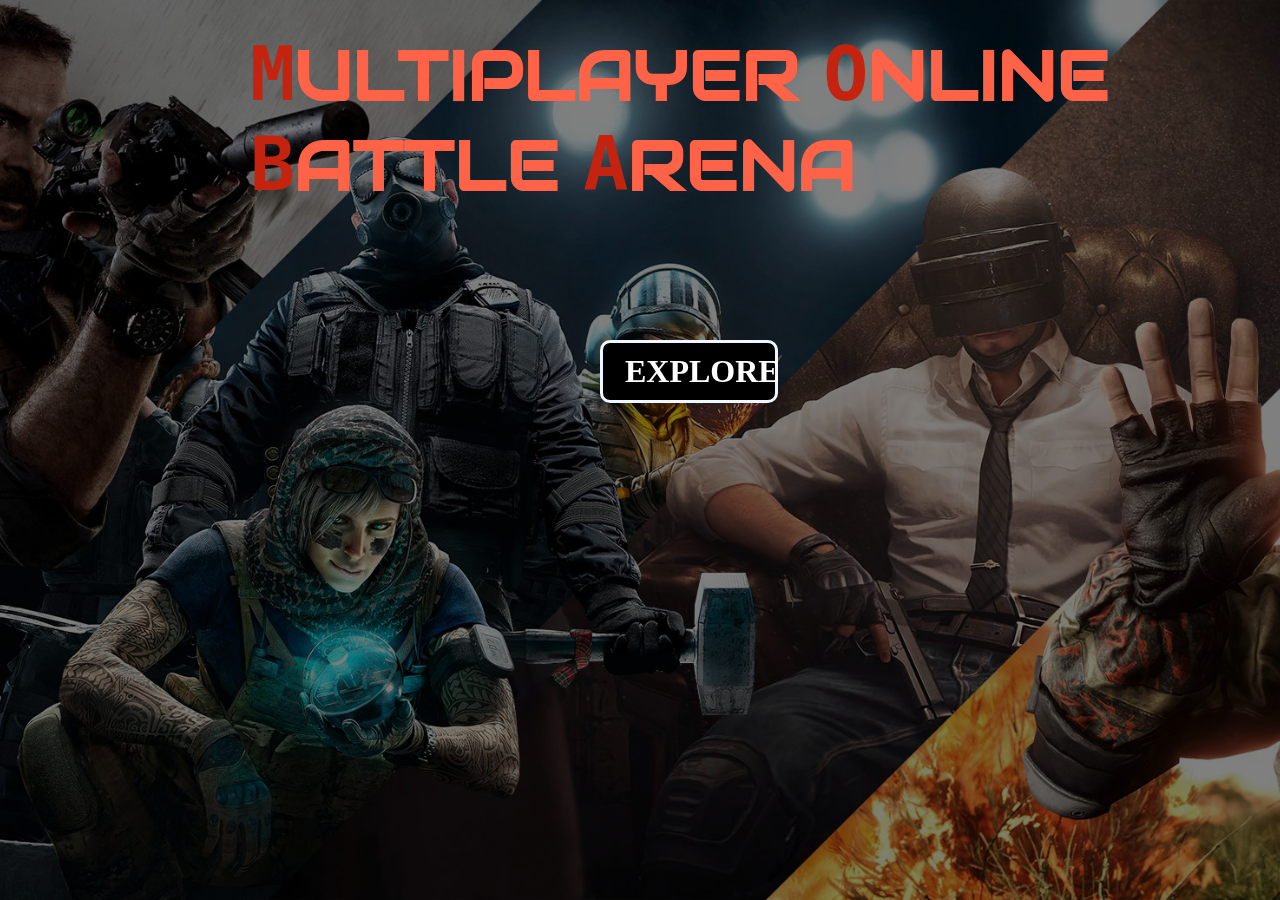
<file: index.html>
<!DOCTYPE html>
<html lang="en">
<head>
    <meta charset="UTF-8">
    <meta http-equiv="X-UA-Compatible" content="IE=edge">
    <meta name="viewport" content="width=device-width, initial-scale=1.0">
    <meta name="Auther" content="Ammad Waseem 20">
    <meta name="page" content="This is landing page...">
    <link rel="stylesheet" href="main.css">
    <title>MOBA</title>
    <link rel="stylesheet" href="https://fonts.googleapis.com/css?family=Audiowide">
</head>
<body>
    <section class="background">
        <section class="heading">
            <h1><samp>M</samp>ULTIPLAYER <samp>O</samp>NLINE <samp>B</samp>ATTLE <samp>A</samp>RENA</h1>
        </section>
        <h1 class="exp"> <a href="/page-2/page2.html">EXPLORE</a></h1>
    </section>
    <script src="vanilla-tilt.min.js"></script>
    <script>
        VanillaTilt.init(document.querySelector(".exp"), {
		max: 25,
		speed: 400
	});
    </script>
    
</body>
</html>
</file>
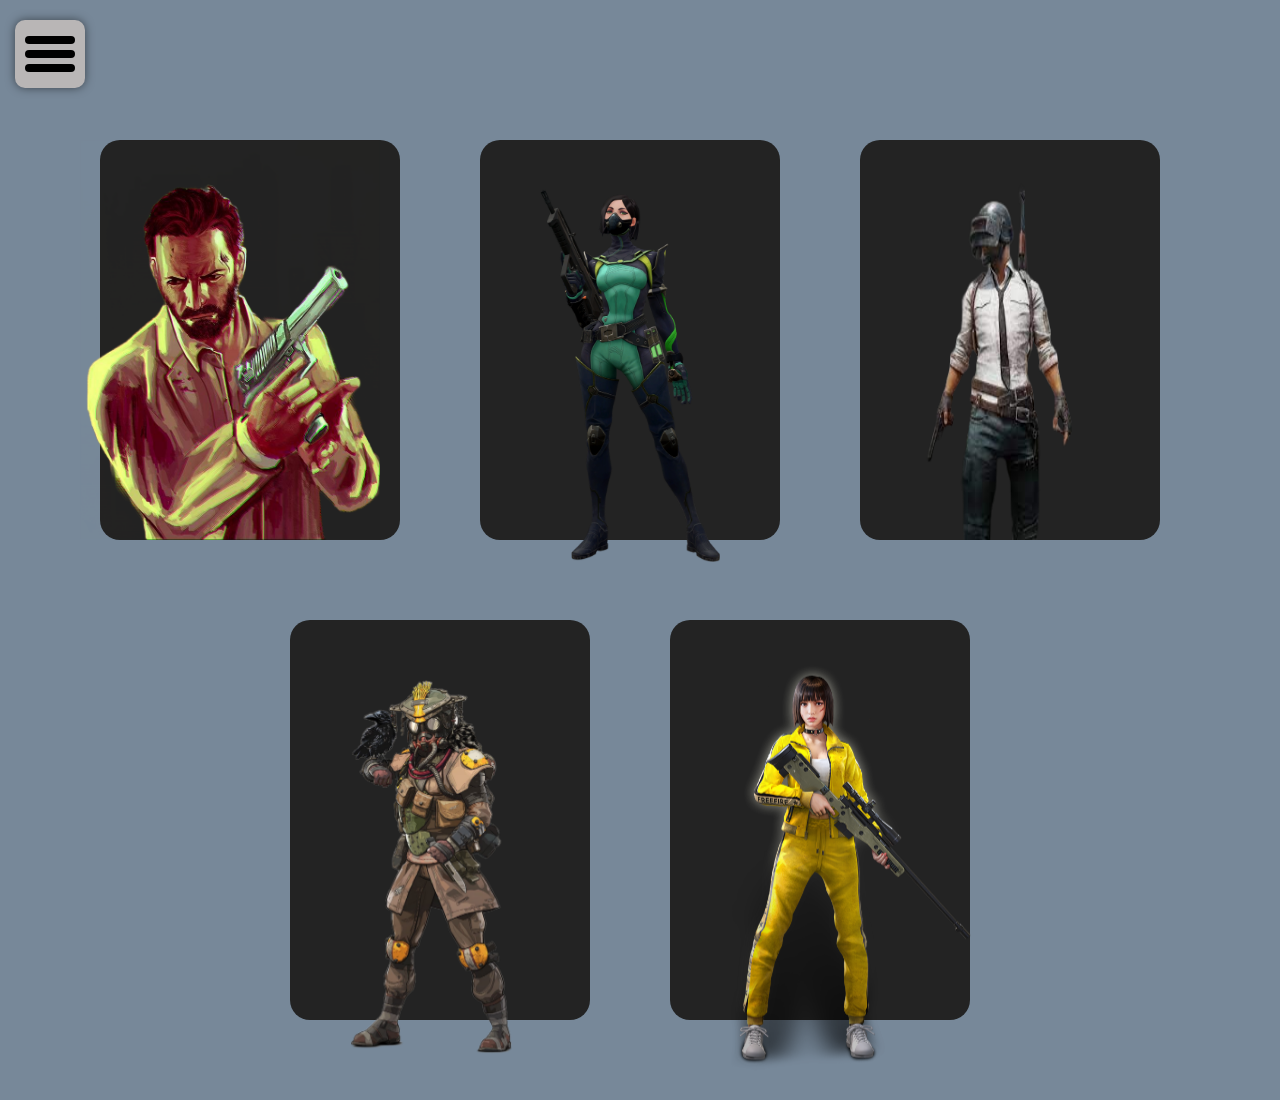
<file: page-2/page2.html>
<!DOCTYPE html>
<html lang="en">
<head>
    <meta charset="UTF-8">
    <meta http-equiv="X-UA-Compatible" content="IE=edge">
    <meta name="viewport" content="width=device-width, initial-scale=1.0">
    <link rel="stylesheet" href="main2.css">
    <title>links</title>
    <link rel="stylesheet" href="https://cdnjs.cloudflare.com/ajax/libs/font-awesome/5.14.0/css/all.min.css">
    
</head>
<body>
    <div class="container">
        <label>
            <input type="checkbox">
			<div class="toggle">
				<span class="top_line common"></span>			
				<span class="middle_line common"></span>			
				<span class="bottom_line common"></span>			
			</div>
            <div class="slide">
                <nav>
                    <ul>
                        <li><a onclick="window.open('/page-2/profile/Hasnain.html', '_blank');"><i class="fas fa-male"></i>M.Hasnain</a></li>
                        <li><a onclick="window.open('/page-2/profile/Ammad.html', '_blank');"><i class="fas fa-male"></i>Ammad</a></li>
                        <li><a onclick="window.open('/page-2/profile/Tayyaba.html', '_blank');"><i class="fas fa-female"></i>Tayyaba</a></li>
                        <li><a onclick="window.open('/page-2/profile/Hassan.html', '_blank');"><i class="fas fa-male"></i>Hassan</a></li>
                        <li><a onclick="window.open('/page-2/profile/Rimsha.html', '_blank');"><i class="fas fa-female"></i>Rimsha</a></li>
                    </ul>
                </nav>
            </div>
        </label>
        <div class="main">
            <div class="box">
                <h2 class="name">GAME 01</h2>
                <a class="visit" href="/page-3/max payne 3/max payne 3.html">VISIT</a>
                <img src="/page-2/images/max payne.png" class="game"></a>
            </div>
            <div class="box1">
                <h2 class="name">GAME 02</h2>
                <a class="visit" href="/page-3/valorant/valorant.html">VISIT</a>
                <img src="/page-2/images/valorent.png" class="game1">
            </div>
            <div class="box2">
                <h2 class="name">GAME 03</h2>
                <a class="visit" href="/page-3/pubg/pubg.html">VISIT</a>
                <img src="/page-2/images/pubg.png" class="game2">
            </div>
            <div class="box3">
                <h2 class="name">GAME 04</h2>
                <a class="visit" href="/page-3/apex/apex.html">VISIT</a>
                <img src="/page-2/images/apex.png" class="game3">
            </div>
            <div class="box4">
                <h2 class="name">GAME 05</h2>
                <a class="visit" href="/page-3/free fire/free fire.html">VISIT</a>
                <img src="/page-2/images/free fire.png" class="game4">
            </div>
        </div>
        
    </div>
    <script src="vanilla-tilt.min.js"></script>
    <script>
        VanillaTilt.init(document.querySelectorAll(".box"), {
		max: 20,
		speed: 400
	});
    </script>
    <script>
        VanillaTilt.init(document.querySelectorAll(".box1"), {
		max: 20,
		speed: 400
	});
    </script>
    <script>
        VanillaTilt.init(document.querySelectorAll(".box2"), {
		max: 20,
		speed: 400
	});
    </script>
    <script>
        VanillaTilt.init(document.querySelectorAll(".box3"), {
		max: 20,
		speed: 400
	});
    </script>
    <script>
        VanillaTilt.init(document.querySelectorAll(".box4"), {
		max: 20,
		speed: 400
	});
    </script>
</body>
</html>
</file>
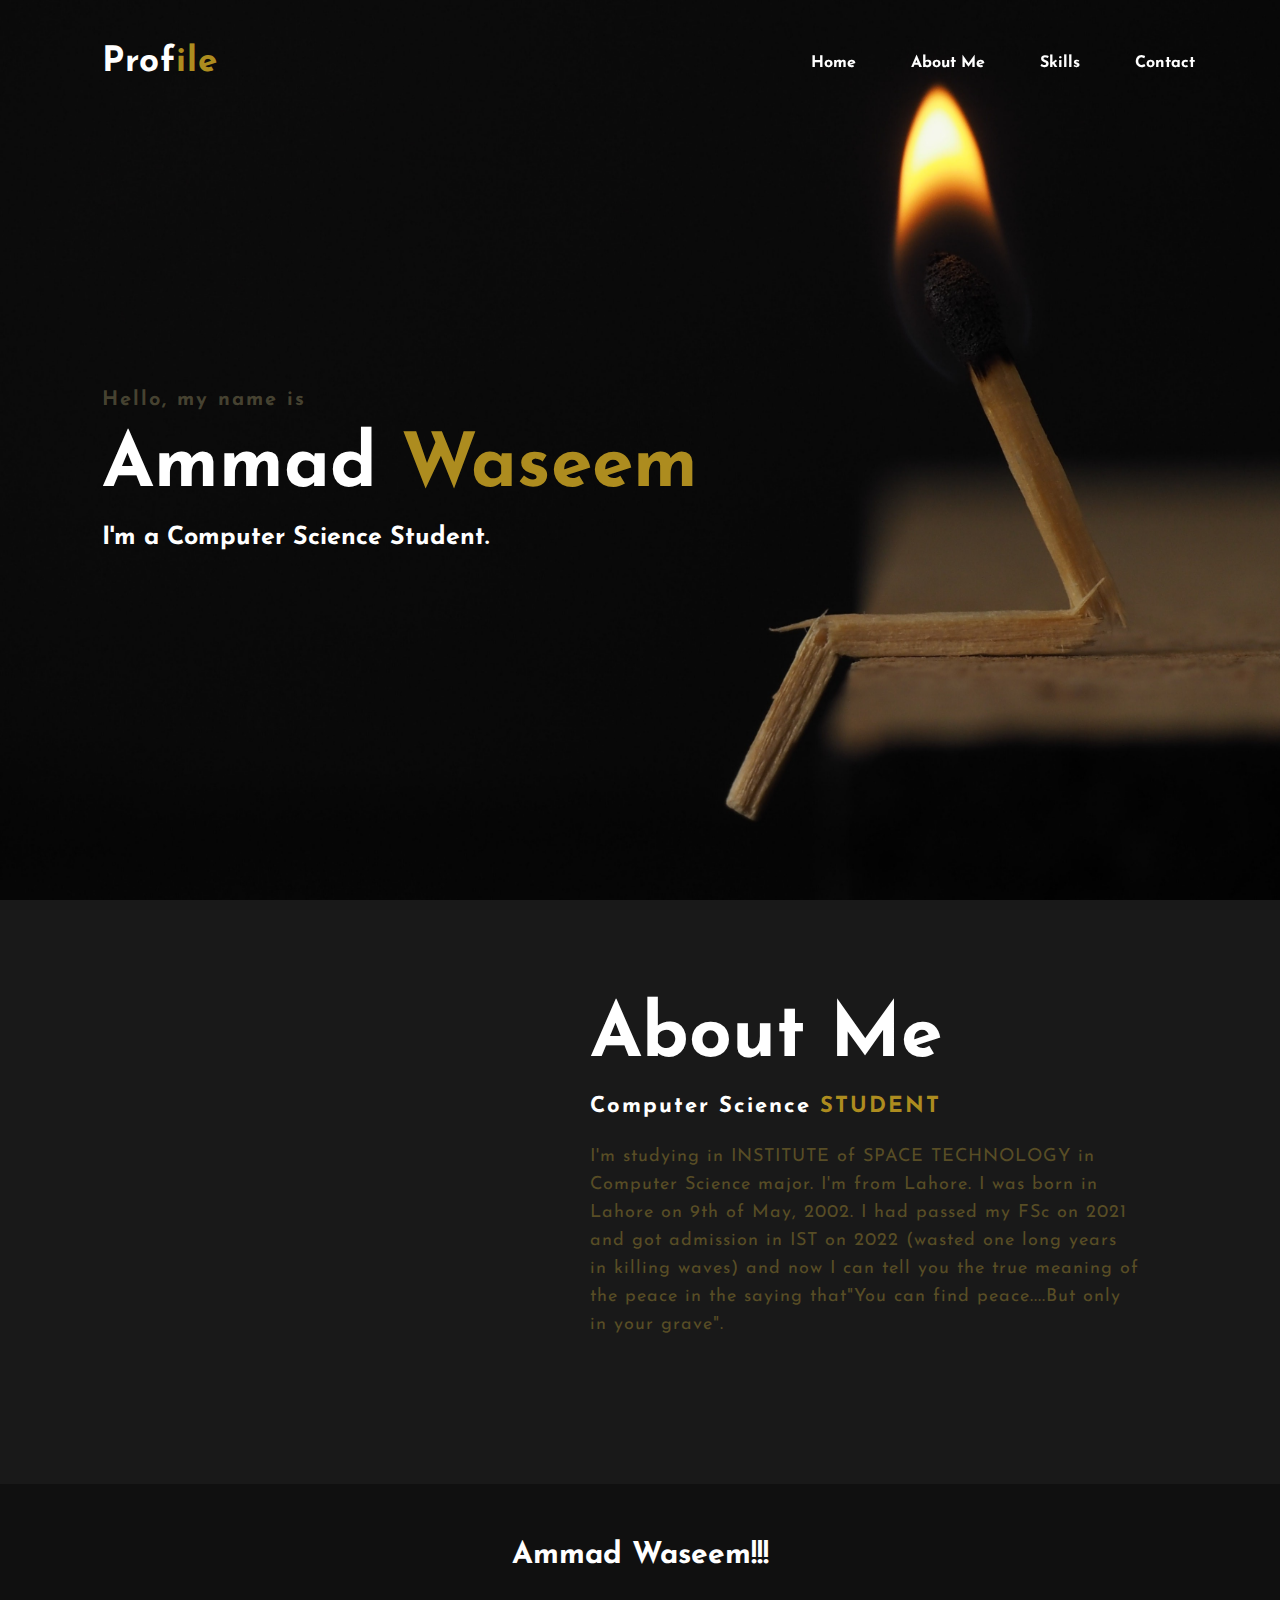
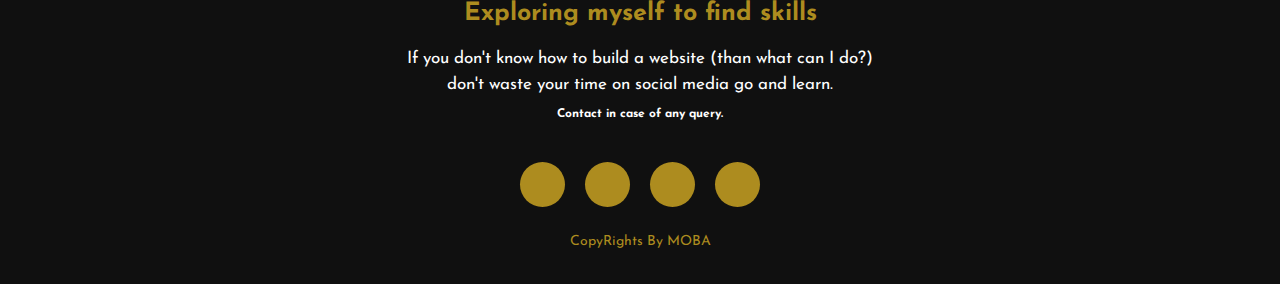
<file: page-2/profile/Ammad.html>
<!DOCTYPE html>
<html>
<head>
	<title>Portfolio website</title>
	<link rel="stylesheet" type="text/css" href="profile-style.css">

	<link rel="preconnect" href="https://fonts.gstatic.com">
  <link href="https://fonts.googleapis.com/css2?family=Josefin+Sans:ital,wght@0,100;0,200;0,300;0,400;0,500;0,600;0,700;1,100;1,200;1,300;1,400;1,500;1,600;1,700&display=swap" rel="stylesheet">

  <link rel="stylesheet" href="https://cdnjs.cloudflare.com/ajax/libs/font-awesome/5.15.3/css/all.min.css" integrity="sha512-iBBXm8fW90+nuLcSKlbmrPcLa0OT92xO1BIsZ+ywDWZCvqsWgccV3gFoRBv0z+8dLJgyAHIhR35VZc2oM/gI1w==" crossorigin="anonymous" referrerpolicy="no-referrer" />

</head>

<body>
  <div class="hero" id="home">
		<nav>
			<h2 class="logo">Prof<span>ile</span></h2>
			<ul>
				<li><a href="#home">Home</a></li>
				<li><a href="#about-me">About me</a></li>
				<li><a href="#contact">Skills</a></li>
				<li><a href="#contact">Contact</a></li>
			</ul>
		</nav>

		<div class="content">
			<h4>Hello, my name is</h4>
			<h1>Ammad <span>Waseem</span></h1>
			<h3>I'm a Computer Science Student.</h3>
		</div>
	</div>
	<section class="about" id="about-me">
		<div class="main">
			<div class="about-text">
				<h2>About Me</h2>
				<h5>Computer Science <span>STUDENT</span></h5>
				<p>I'm studying in INSTITUTE of SPACE TECHNOLOGY in Computer Science major. I'm from Lahore. I was born in Lahore on 9th of May, 2002. I had passed my FSc on 2021 and got admission in IST on 2022 (wasted one long years in killing waves) and now I can tell you the true meaning of the peace in the saying that"You can find peace....But only in your grave".</p>
			</div>
		</div>
	</section>
	<footer>
		<p>Ammad Waseem!!!</p>
		<h3><span>Exploring myself to find skills</span></h3>
		<p>If you don't know how to build a website (than what can I do?) don't waste your time on social media go and learn.</p>
		<h6>Contact in case of any query.</h6>
		<div class="social" id="contact">
			<a href="#"><i class="fab fa-facebook-f"></i></a>
			<a href="#"><i class="fab fa-instagram"></i></a>
			<a href="#"><i class="fab fa-twitter"></i></a>
			<a href="#"><i class="fab fa-linkedin"></i></a>
		</div>
		<p class="end">CopyRights By MOBA</p>
	</footer>
</body>
</html>
</file>
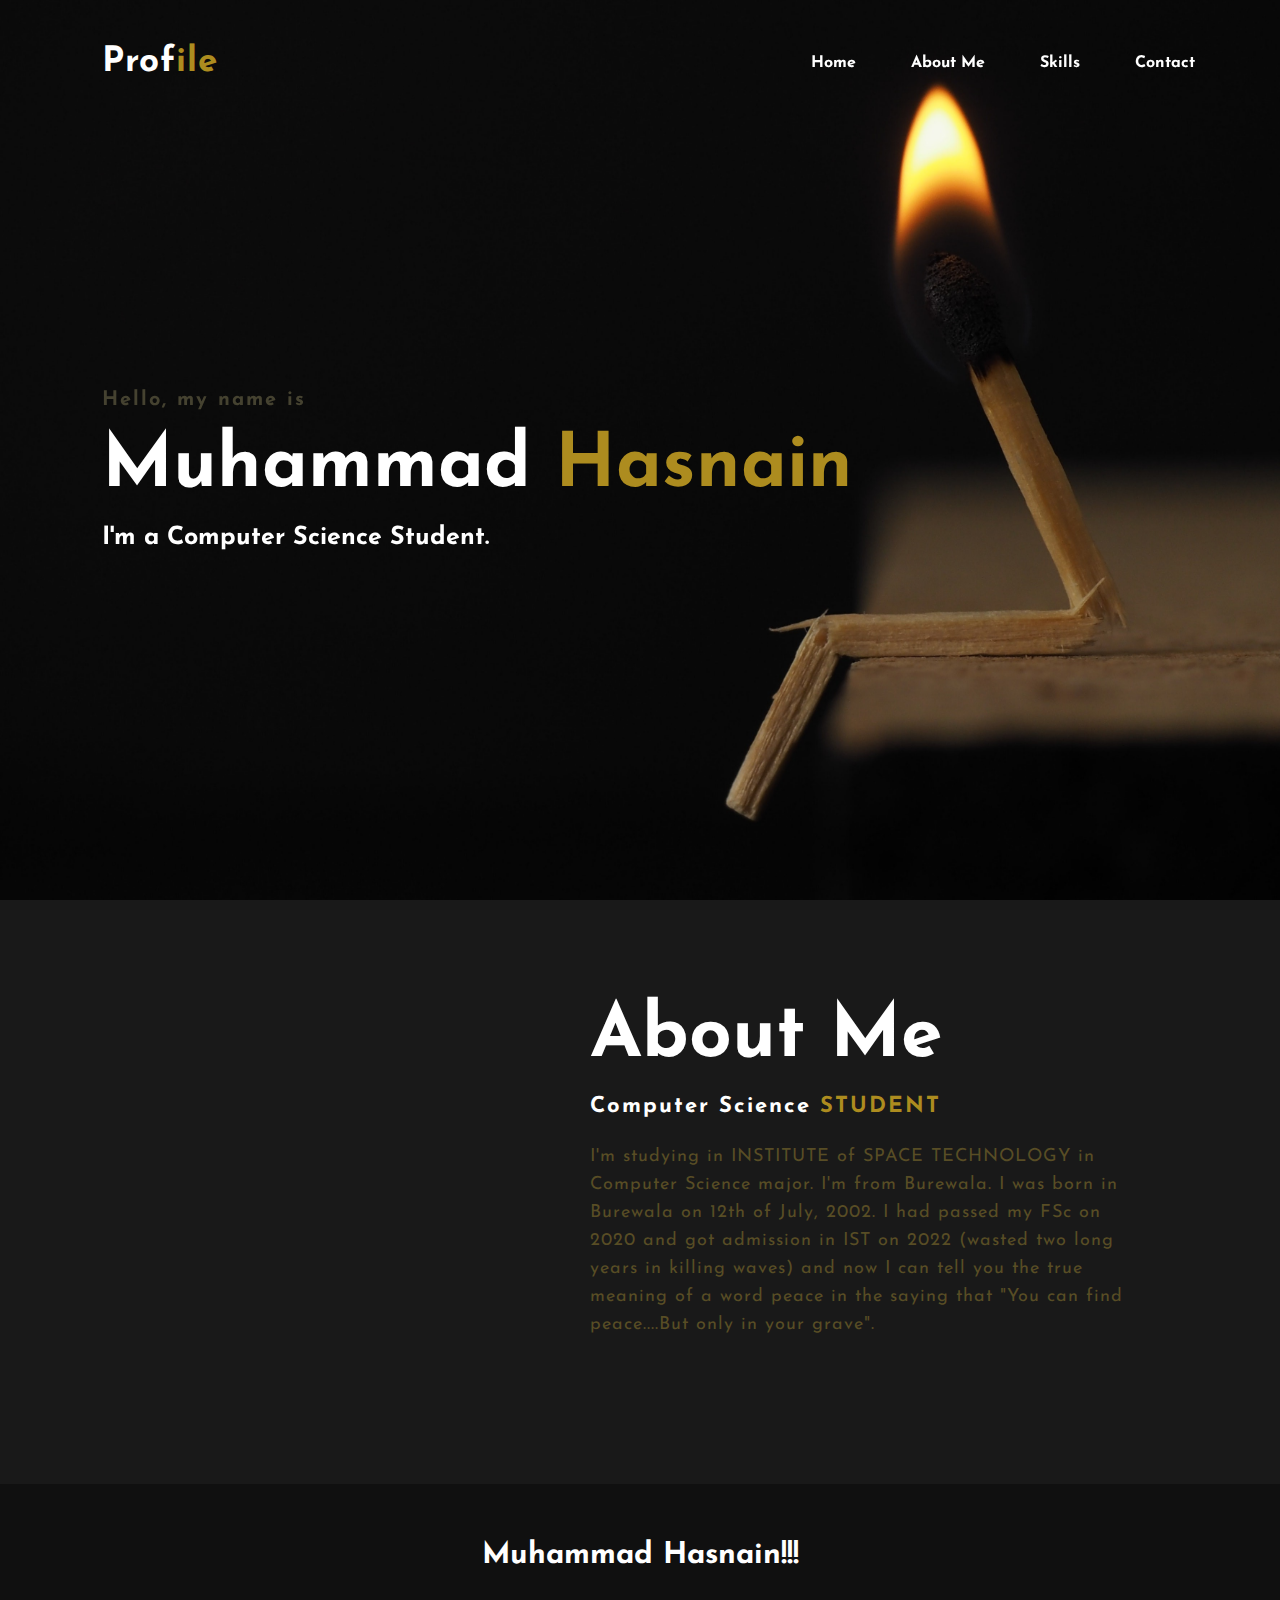
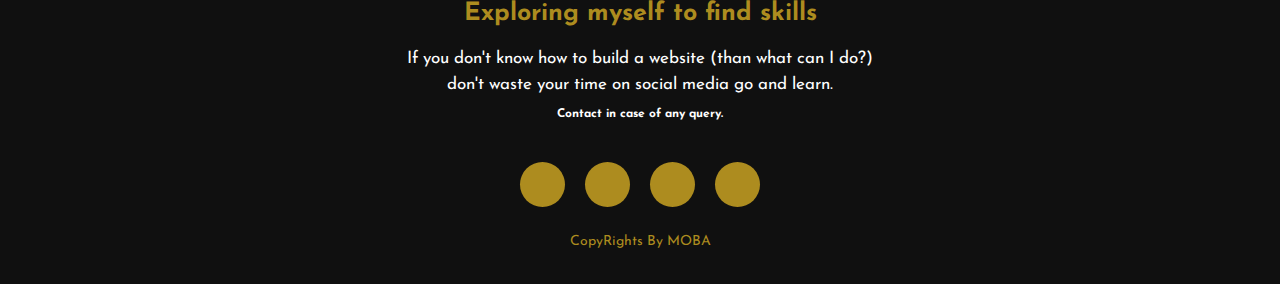
<file: page-2/profile/Hasnain.html>
<!DOCTYPE html>
<html>
<head>
	<title>Portfolio website</title>
	<link rel="stylesheet" type="text/css" href="profile-style.css">

	<link rel="preconnect" href="https://fonts.gstatic.com">
  <link href="https://fonts.googleapis.com/css2?family=Josefin+Sans:ital,wght@0,100;0,200;0,300;0,400;0,500;0,600;0,700;1,100;1,200;1,300;1,400;1,500;1,600;1,700&display=swap" rel="stylesheet">

  <link rel="stylesheet" href="https://cdnjs.cloudflare.com/ajax/libs/font-awesome/5.15.3/css/all.min.css" integrity="sha512-iBBXm8fW90+nuLcSKlbmrPcLa0OT92xO1BIsZ+ywDWZCvqsWgccV3gFoRBv0z+8dLJgyAHIhR35VZc2oM/gI1w==" crossorigin="anonymous" referrerpolicy="no-referrer" />

</head>

<body>
  <div class="hero" id="home">
		<nav>
			<h2 class="logo">Prof<span>ile</span></h2>
			<ul>
				<li><a href="#home">Home</a></li>
				<li><a href="#about-me">About me</a></li>
				<li><a href="#contact">Skills</a></li>
				<li><a href="#contact">Contact</a></li>
			</ul>
		</nav>

		<div class="content">
			<h4>Hello, my name is</h4>
			<h1>Muhammad <span>Hasnain</span></h1>
			<h3>I'm a Computer Science Student.</h3>
		</div>
	</div>
	<section class="about" id="about-me">
		<div class="main">
			<div class="about-text">
				<h2>About Me</h2>
				<h5>Computer Science <span>STUDENT</span></h5>
				<p>I'm studying in INSTITUTE of SPACE TECHNOLOGY in Computer Science major. I'm from Burewala. I was born in Burewala on 12th of July, 2002. I had passed my FSc on 2020 and got admission in IST on 2022 (wasted two long years in killing waves) and now I can tell you the true meaning of a word peace in the saying that "You can find peace....But only in your grave".</p>
			</div>
		</div>
	</section>
	<footer>
		<p>Muhammad Hasnain!!!</p>
		<h3><span>Exploring myself to find skills</span></h3>
		<p>If you don't know how to build a website (than what can I do?) don't waste your time on social media go and learn.</p>
		<h6>Contact in case of any query.</h6>
		<div class="social" id="contact">
			<a href="#"><i class="fab fa-facebook-f"></i></a>
			<a href="#"><i class="fab fa-instagram"></i></a>
			<a href="#"><i class="fab fa-twitter"></i></a>
			<a href="#"><i class="fab fa-linkedin"></i></a>
		</div>
		<p class="end">CopyRights By MOBA</p>
	</footer>
</body>
</html>
</file>
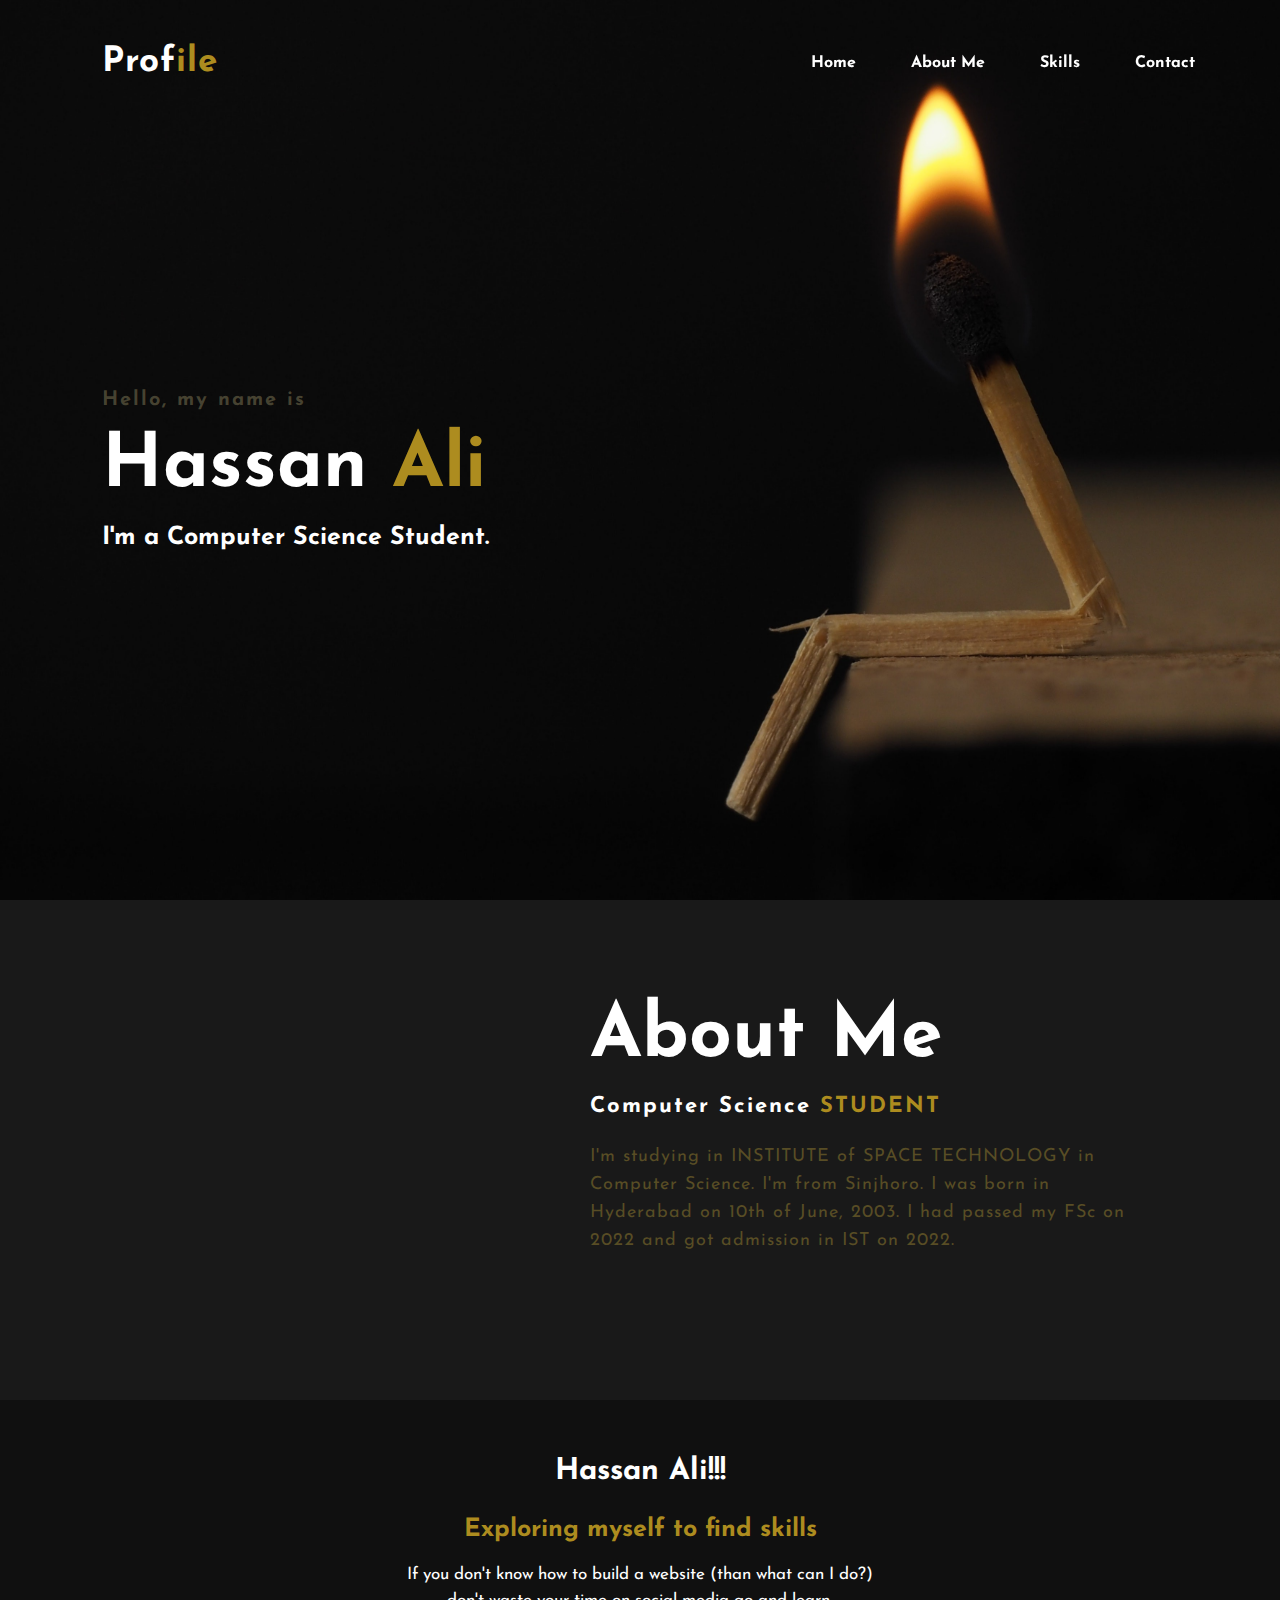
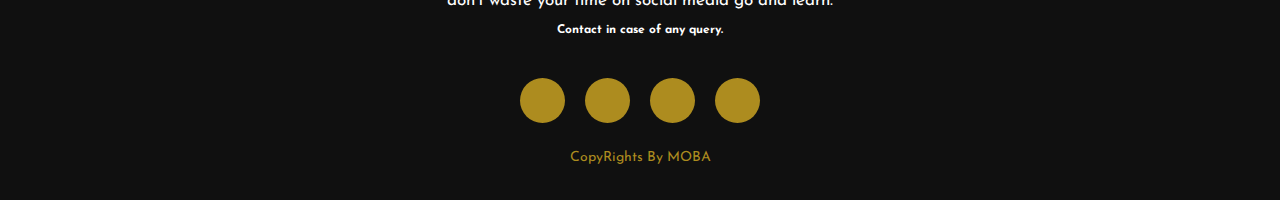
<file: page-2/profile/Hassan.html>
<!DOCTYPE html>
<html>
<head>
	<title>Portfolio website</title>
	<link rel="stylesheet" type="text/css" href="profile-style.css">

	<link rel="preconnect" href="https://fonts.gstatic.com">
  <link href="https://fonts.googleapis.com/css2?family=Josefin+Sans:ital,wght@0,100;0,200;0,300;0,400;0,500;0,600;0,700;1,100;1,200;1,300;1,400;1,500;1,600;1,700&display=swap" rel="stylesheet">

  <link rel="stylesheet" href="https://cdnjs.cloudflare.com/ajax/libs/font-awesome/5.15.3/css/all.min.css" integrity="sha512-iBBXm8fW90+nuLcSKlbmrPcLa0OT92xO1BIsZ+ywDWZCvqsWgccV3gFoRBv0z+8dLJgyAHIhR35VZc2oM/gI1w==" crossorigin="anonymous" referrerpolicy="no-referrer" />

</head>

<body>
  <div class="hero" id="home">
		<nav>
			<h2 class="logo">Prof<span>ile</span></h2>
			<ul>
				<li><a href="#home">Home</a></li>
				<li><a href="#about-me">About me</a></li>
				<li><a href="#contact">Skills</a></li>
				<li><a href="#contact">Contact</a></li>
			</ul>
		</nav>

		<div class="content">
			<h4>Hello, my name is</h4>
			<h1>Hassan <span>Ali</span></h1>
			<h3>I'm a Computer Science Student.</h3>
		</div>
	</div>
	<section class="about" id="about-me">
		<div class="main">
			<div class="about-text">
				<h2>About Me</h2>
				<h5>Computer Science <span>STUDENT</span></h5>
				<p>I'm studying in INSTITUTE of SPACE TECHNOLOGY in Computer Science. I'm from Sinjhoro. I was born in Hyderabad on 10th of June, 2003. I had passed my FSc on 2022 and got admission in IST on 2022.</p>
			</div>
		</div>
	</section>
	<footer>
		<p>Hassan Ali!!!</p>
		<h3><span>Exploring myself to find skills</span></h3>
		<p>If you don't know how to build a website (than what can I do?) don't waste your time on social media go and learn.</p>
		<h6>Contact in case of any query.</h6>
		<div class="social" id="contact">
			<a href="#"><i class="fab fa-facebook-f"></i></a>
			<a href="#"><i class="fab fa-instagram"></i></a>
			<a href="#"><i class="fab fa-twitter"></i></a>
			<a href="#"><i class="fab fa-linkedin"></i></a>
		</div>
		<p class="end">CopyRights By MOBA</p>
	</footer>
</body>
</html>
</file>
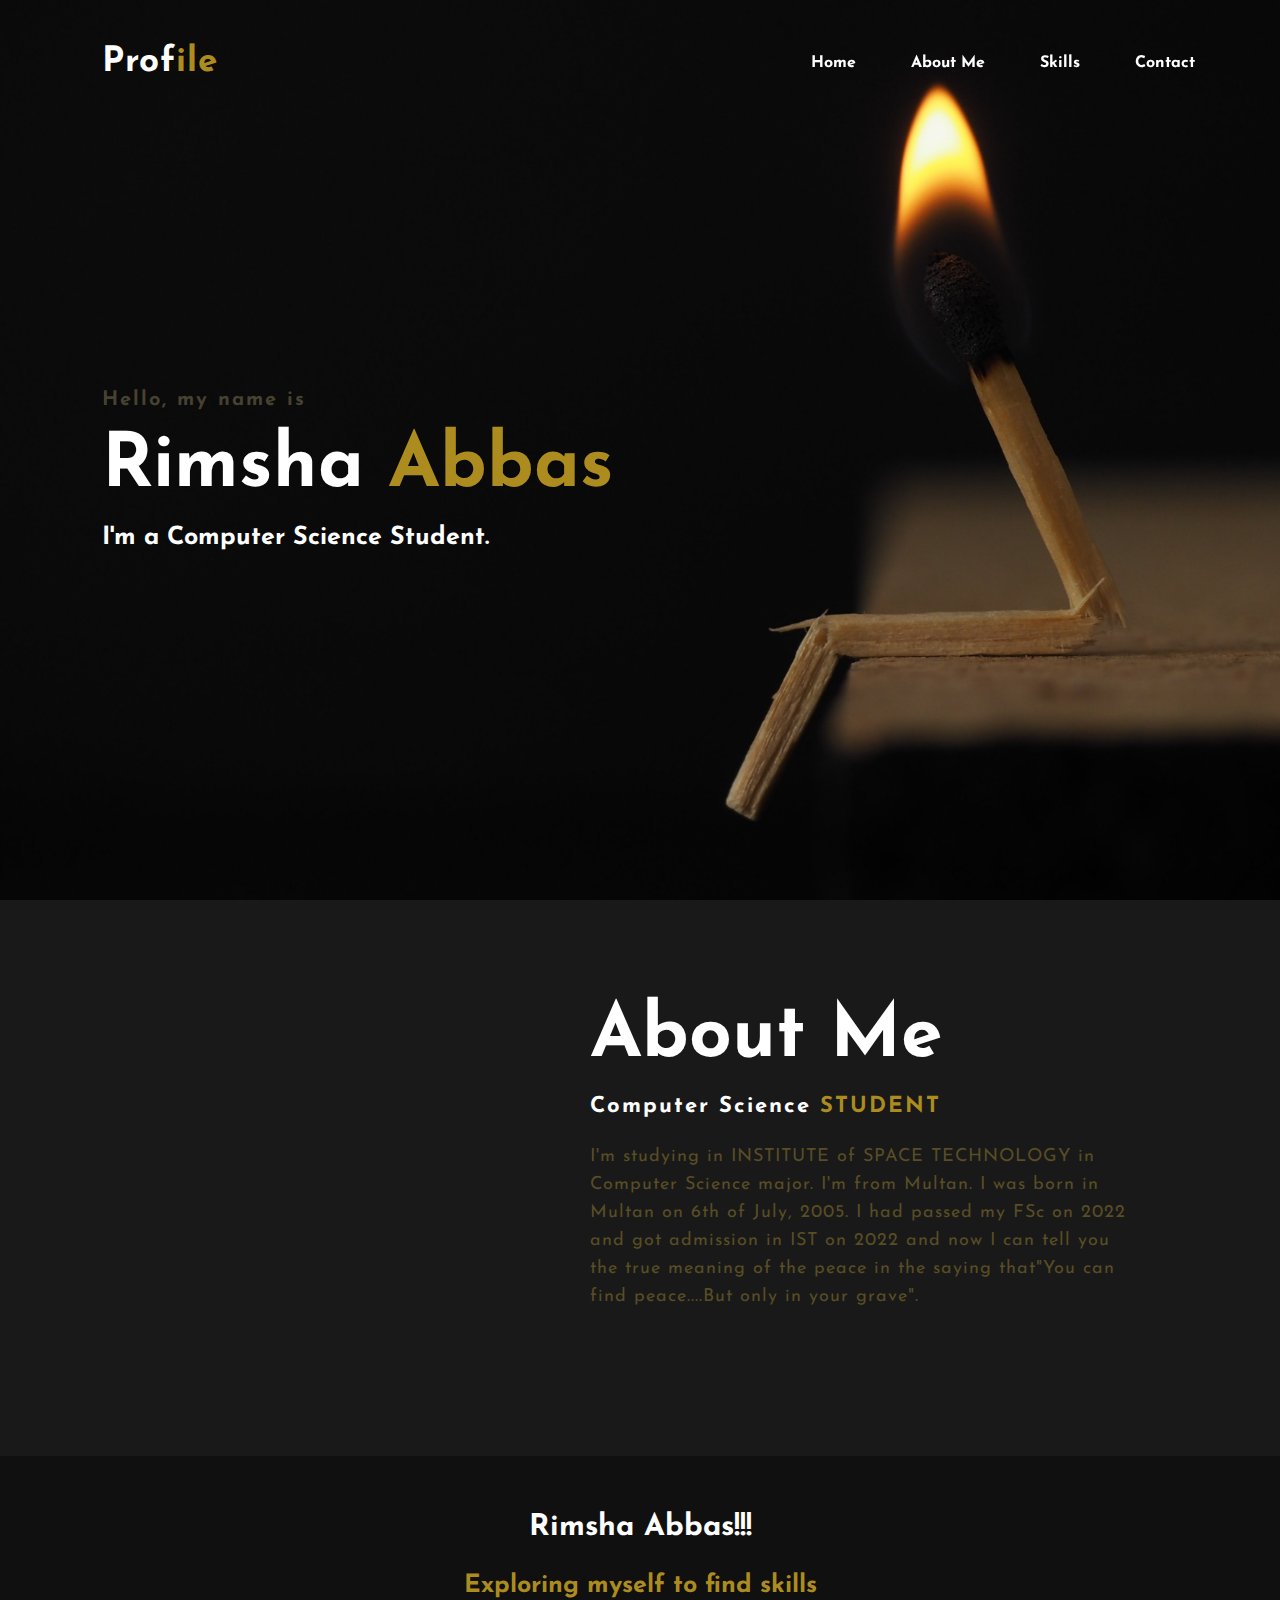
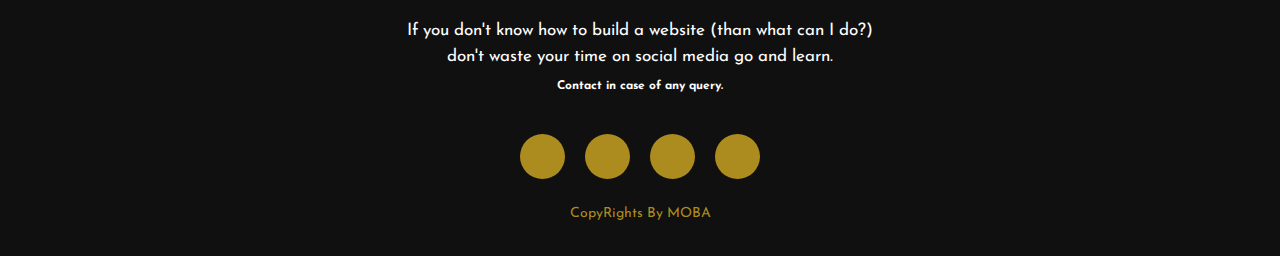
<file: page-2/profile/Rimsha.html>
<!DOCTYPE html>
<html>
<head>
	<title>Portfolio website</title>
	<link rel="stylesheet" type="text/css" href="profile-style.css">

	<link rel="preconnect" href="https://fonts.gstatic.com">
  <link href="https://fonts.googleapis.com/css2?family=Josefin+Sans:ital,wght@0,100;0,200;0,300;0,400;0,500;0,600;0,700;1,100;1,200;1,300;1,400;1,500;1,600;1,700&display=swap" rel="stylesheet">

  <link rel="stylesheet" href="https://cdnjs.cloudflare.com/ajax/libs/font-awesome/5.15.3/css/all.min.css" integrity="sha512-iBBXm8fW90+nuLcSKlbmrPcLa0OT92xO1BIsZ+ywDWZCvqsWgccV3gFoRBv0z+8dLJgyAHIhR35VZc2oM/gI1w==" crossorigin="anonymous" referrerpolicy="no-referrer" />

</head>

<body>
  <div class="hero" id="home">
		<nav>
			<h2 class="logo">Prof<span>ile</span></h2>
			<ul>
				<li><a href="#home">Home</a></li>
				<li><a href="#about-me">About me</a></li>
				<li><a href="#contact">Skills</a></li>
				<li><a href="#contact">Contact</a></li>
			</ul>
		</nav>

		<div class="content">
			<h4>Hello, my name is</h4>
			<h1>Rimsha <span>Abbas</span></h1>
			<h3>I'm a Computer Science Student.</h3>
		</div>
	</div>
	<section class="about" id="about-me">
		<div class="main">
			<div class="about-text">
				<h2>About Me</h2>
				<h5>Computer Science <span>STUDENT</span></h5>
				<p>I'm studying in INSTITUTE of SPACE TECHNOLOGY in Computer Science major. I'm from Multan. I was born in Multan on 6th of July, 2005. I had passed my FSc on 2022 and got admission in IST on 2022  and now I can tell you the true meaning of the peace in the saying that"You can find peace....But only in your grave".</p>
			</div>
		</div>
	</section>
	<footer>
		<p>Rimsha Abbas!!!</p>
		<h3><span>Exploring myself to find skills</span></h3>
		<p>If you don't know how to build a website (than what can I do?) don't waste your time on social media go and learn.</p>
		<h6>Contact in case of any query.</h6>
		<div class="social" id="contact">
			<a href="#"><i class="fab fa-facebook-f"></i></a>
			<a href="#"><i class="fab fa-instagram"></i></a>
			<a href="#"><i class="fab fa-twitter"></i></a>
			<a href="#"><i class="fab fa-linkedin"></i></a>
		</div>
		<p class="end">CopyRights By MOBA</p>
	</footer>
</body>
</html>
</file>
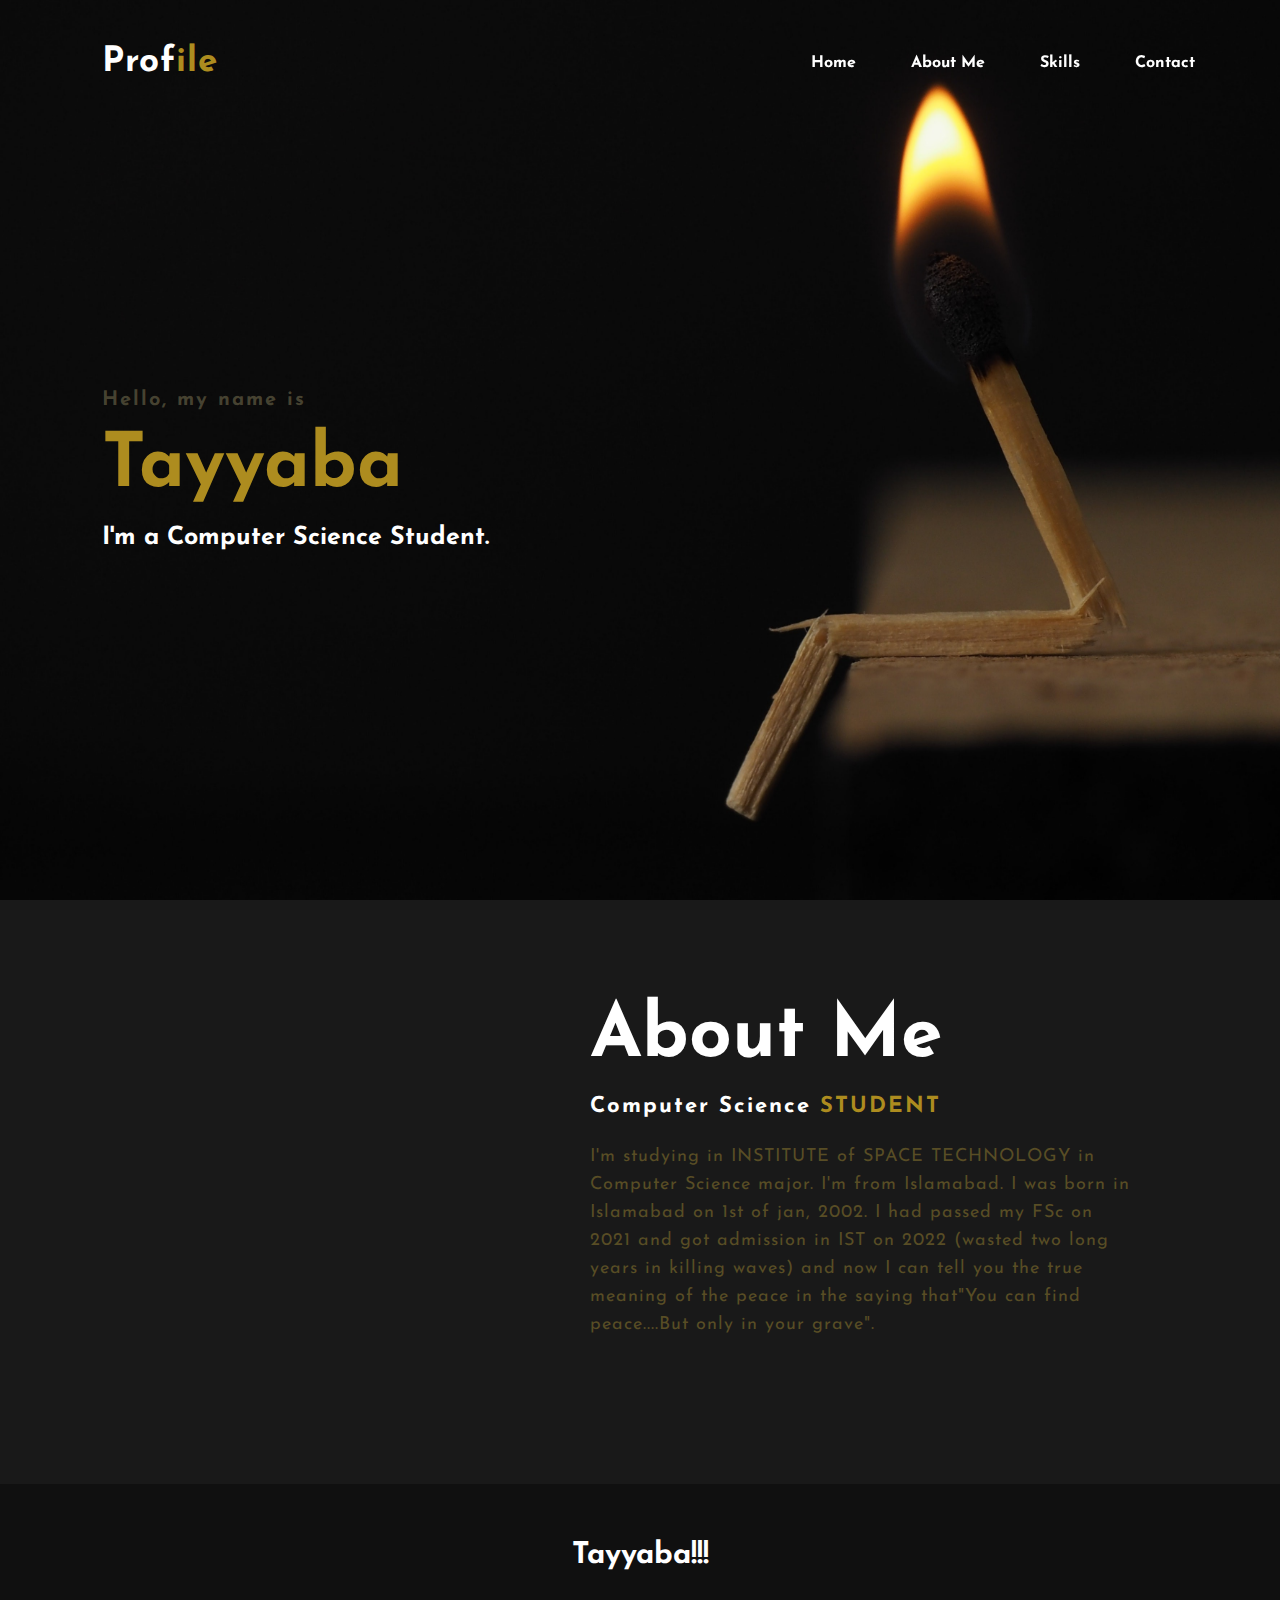
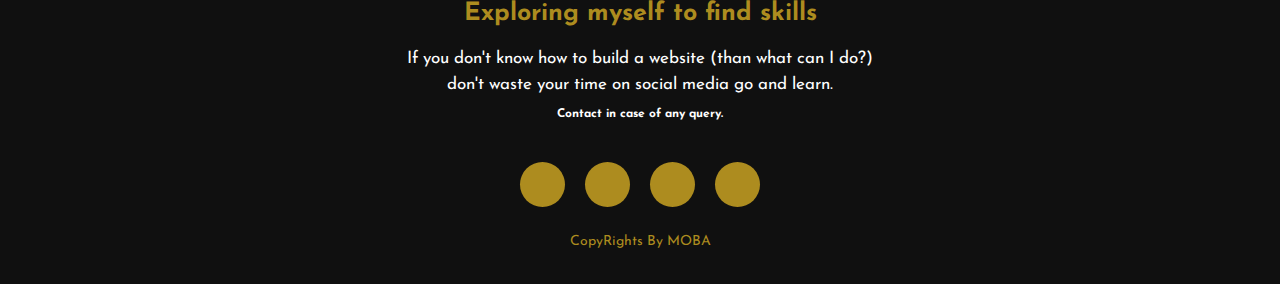
<file: page-2/profile/Tayyaba.html>
<!DOCTYPE html>
<html>
<head>
	<title>Portfolio website</title>
	<link rel="stylesheet" type="text/css" href="profile-style.css">

	<link rel="preconnect" href="https://fonts.gstatic.com">
  <link href="https://fonts.googleapis.com/css2?family=Josefin+Sans:ital,wght@0,100;0,200;0,300;0,400;0,500;0,600;0,700;1,100;1,200;1,300;1,400;1,500;1,600;1,700&display=swap" rel="stylesheet">

  <link rel="stylesheet" href="https://cdnjs.cloudflare.com/ajax/libs/font-awesome/5.15.3/css/all.min.css" integrity="sha512-iBBXm8fW90+nuLcSKlbmrPcLa0OT92xO1BIsZ+ywDWZCvqsWgccV3gFoRBv0z+8dLJgyAHIhR35VZc2oM/gI1w==" crossorigin="anonymous" referrerpolicy="no-referrer" />

</head>

<body>
  <div class="hero" id="home">
		<nav>
			<h2 class="logo">Prof<span>ile</span></h2>
			<ul>
				<li><a href="#home">Home</a></li>
				<li><a href="#about-me">About me</a></li>
				<li><a href="#contact">Skills</a></li>
				<li><a href="#contact">Contact</a
					></li>
			</ul>
		</nav>

		<div class="content">
			<h4>Hello, my name is</h4>
			<h1> <span>Tayyaba</span></h1>
			<h3>I'm a Computer Science Student.</h3>
		</div>
	</div>
	<section class="about" id="about-me">
		<div class="main">
			<div class="about-text">
				<h2>About Me</h2>
				<h5>Computer Science <span>STUDENT</span></h5>
				<p>I'm studying in INSTITUTE of SPACE TECHNOLOGY in Computer Science major. I'm from Islamabad. I was born in Islamabad on 1st of jan, 2002. I had passed my FSc on 2021 and got admission in IST on 2022 (wasted two long years in killing waves) and now I can tell you the true meaning of the peace in the saying that"You can find peace....But only in your grave".</p>
			</div>
		</div>
	</section>
	<footer>
		<p>Tayyaba!!!</p>
		<h3><span>Exploring myself to find skills</span></h3>
		<p>If you don't know how to build a website (than what can I do?) don't waste your time on social media go and learn.</p>
		<h6>Contact in case of any query.</h6>
		<div class="social" id="contact">
			<a href="#"><i class="fab fa-facebook-f"></i></a>
			<a href="#"><i class="fab fa-instagram"></i></a>
			<a href="#"><i class="fab fa-twitter"></i></a>
			<a href="#"><i class="fab fa-linkedin"></i></a>
		</div>
		<p class="end">CopyRights By MOBA</p>
	</footer>
</body>
</html>
</file>
<file: main.css>
*{
    padding: 0;
    margin: 0;   
}
.background{
    background: rgba(0,0,0,0.5)url(bg2.jpg);
    background-blend-mode: darken ;
    background-position: center;
    background-size: cover;
    background-repeat: no-repeat;
    height: 100vh;
    width: 100%;
    overflow: hidden;   
}
.heading{
    color: tomato;
    font-family: "Audiowide", sans-serif;
    font-size: 35px;
    position: absolute;
    padding-left: 250px;
    margin-top: 30px;
    display: inline;
    z-index: 2;
}
.exp {
    margin-top: 340px;
    transform: translateX(500px);
    padding-left: 22px;
    margin-left: 600px;
    padding-top: 10px;
    padding-bottom: 10px;
    padding-right: 150px;
    margin-right: 1000px;
    color: aliceblue;
    border: solid;
    border-radius: 10px;
    cursor: pointer;
    background: #000;
}
.exp a{
    text-decoration: none;
    color: white;
}
.exp a:hover{
    color: rgb(196, 36, 15);
}
.exp:hover{
    border-color: tomato;
}
samp{
    color: rgb(196, 36, 15);
    font-weight: bolder;
    font-size: 75px;
}
.container{
    position: relative;
    width: 100%;
    height: 100%;
    display: flex;
    justify-content: center;
    align-items: center;
    overflow: hidden;
}
.container img{
    
    width: 100%;
    height: 100%;
    top: 0;
    left: 0;
    object-fit: contain;
}
.container img{
    size: -200px;
}
</file>
<file: page-2/main2.css>
*{
    padding: 0;
    margin: 0;
}
body{
    display: flex;
    justify-content: space-between ;
    background: lightslategrey;
    min-height: 100vh;
}
.slide{
	position: absolute;
	background-color: none;
    background: none;
	transition: 0.5s ease;
	transform: translateY(-180px);
    margin-left: 175px;
}
nav{
    position: absolute;
    top: 0; 
    right: 0;
    height: auto;
    width: 650px;
    background: rgb(156, 187, 201);
    border-radius: 20px;
    padding: 10px;
    margin: 20px;
    box-shadow: 0 0 10px rgba(0,0,0,0.3);
}
nav ul {
    display: flex;
}
nav ul li{
    list-style: none;
    display: inline-block;
    padding: 5px 10px;
    margin: 10px;
    font-size: 17px;
    font-weight: 500;
    cursor: pointer;
    position: relative;
    z-index: 2;
    transition: color 0.5s;
}
nav ul li::after{
    content: '';
    background: rgba(100, 165, 165, 0.863);
    width: 100%;
    height: 130%;
    border-radius: 20px;
    position: absolute;
    top: 100%;
    left: 50%;
    transform: translate(-50%, -50%);
    z-index: -1;
    opacity: 0;
    transition: top 0.5s, opacity 0.5s;
}
nav ul li:hover{
    color: white;
}
nav ul li:hover::after{
    top: 50%;
    opacity: 1;
}
ul li a{
    color: black;
    text-align: center;
    text-decoration: none;
}
ul li a i{
    width: 30px;
    text-align: center;
    color: black;
}
input{
    display: none;
	visibility: hidden;
}
.toggle{
    position: absolute;
	height: 68px;
	width: 70px;
    top: 20px;
	left: 15px;
	cursor: pointer;
	border-radius: 10px;
	background-color: rgb(185, 182, 182);
	box-shadow: 0 0 10px rgba(0,0,0,0.5);
}
.toggle .common{
	position: absolute;
	height: 8px;
	width: 50px;
	background-color: black;
	border-radius: 50px;
	transition: 0.3s ease;
}
.toggle .top_line{
	top: 30%;
	left: 50%;
	transform: translate(-50%,-50%);
}
.toggle .middle_line{
	top: 50%;
	left: 50%;
	transform: translate(-50%,-50%);
}
.toggle .bottom_line{
	top: 70%;
	left: 50%;
	transform: translate(-50%,-50%);
}
input:checked ~ .toggle{
    border-radius: 20px;
    background: rgb(156, 187, 201);
}
input:checked ~ .toggle .top_line{
	left: 5px;
	top: 30px;
	width: 60px;
	transform: rotate(45deg);
}
input:checked ~ .toggle .middle_line{
	left: 5px;
	top: 30px;
	width: 60px;
	transform: rotate(-45deg);
}
input:checked ~ .toggle .bottom_line{
	opacity: 0;
	transform: translateX(-20px);
}
input:checked ~ .slide{
	transform: translateX(0);
	box-shadow: 0 0 15px rgba(0,0,0,0.5);
}
.main{
    position: relative;
    display: flex;
    justify-content: center;
    align-items: center;
    flex-wrap: wrap;
    margin-left: 60px;
    margin-top: 100px;
}
.container{
    position: relative;
    display: flex;
    justify-content: center;
    align-items: center;
    flex-wrap: wrap;
    width: 1200px;
    transform-style: preserve-3d;
}
.container .box{
    position: relative;
    height: 400px;
    width: 300px;
    margin: 40px;
    background: #232323;
    border-radius: 20px;
    transform-style: preserve-3d; 
}
.box img {
    height: 200px;
    width: 200px;
    transform: scale(2);
    margin-top: 50px;
    margin-left: -25px;
}
.container .box .visit{
    position: absolute;
    bottom: 0;
    left: 50%;
    transform-style: preserve-3d;
    transform: translate3d(-50%,0,75px);
    background: #000;
    padding: 20px 65px;
    border-radius: 30px;
    transition: 0.5s;
    opacity: 0;
    z-index: 10;
    text-decoration: none;
}
.container .box:hover .visit{
    bottom: 100px;
    opacity: 1;
    color: azure;
    font-size: x-large;
}
.container .box::before{
    content: "MAX PAYNE 3";
    position: absolute;
    text-align: center;
    transform-style: preserve-3d;
    transform: translate3d(0,0,75px);
    top: 80px;
    left: 20px;
    font-size: 65px;
    font-weight: 900;
    color: #fff;
    opacity: 0;
    transition: 0.5s;
}
.container .box:hover::before,
.container .box:hover::after{
    opacity:  0.7;
    color: cyan;
    z-index: 10;
}
.container .box .name{
    position: absolute;
    top: 10px;
    left: 0;
    text-align: center;
    color: #fff;
    width: 100%;
    transform-style: preserve-3d;
    transform: translate3d(0,0,75px);
    transition: 0.5s;
    opacity: 0;
    z-index: 10;
}
.container .box:hover .name{
    top: 10px;
    opacity: 1;
    color: brown;
} 
.container .box:hover .name{
    bottom: 30px;
    opacity: 1;
} 
.container .box .game{
    position: absolute;
    top: 50px;
    left: 80px;
    max-width: 150px;
    transition: 0.5s;
    z-index: 11;
    transform-style: preserve-3d;
}
.container .box1{
    position: relative;
    height: 400px;
    width: 300px;
    margin: 40px;
    background: #232323;
    border-radius: 20px;
    transform-style: preserve-3d;
}
.container .box1 .visit{
    position: absolute;
    bottom: 0;
    left: 50%;
    transform-style: preserve-3d;
    transform: translate3d(-50%,0,75px);
    background: #000;
    padding: 20px 65px;
    border-radius: 30px;
    transition: 0.5s;
    opacity: 0;
    z-index: 10;
    text-decoration: none;
}
.container .box1:hover .visit{
    bottom: 130px;
    opacity: 1;
    color: azure;
    font-size: x-large;
}
.container .box1::before{
    content: "VALORANT";
    position: absolute;
    text-align: center;
    transform-style: preserve-3d;
    transform: translate3d(0,0,75px);
    top: 80px;
    left: -30px;
    font-size: 65px;
    font-weight: 900;
    color: #fff;
    opacity: 0;
    transition: 0.5s;
}
.container .box1:hover::before,
.container .box1:hover::after{
    opacity:  0.7;
    color: cyan;
    z-index: 10;
}
.container .box1 .name{
    position: absolute;
    top: 10px;
    left: 0;
    text-align: center;
    color: #fff;
    width: 100%;
    transform-style: preserve-3d;
    transform: translate3d(0,0,75px);
    transition: 0.5s;
    opacity: 0;
    z-index: 10;
}
.container .box1:hover .name{
    top: 10px;
    opacity: 1;
    color: brown;
} 
.container .box1:hover .name{
    bottom: 30px;
    opacity: 1;
} 
.container .box1 .game1{
    position: absolute;
    top: 49px;
    left: 60px;
    max-width: 180px;
    transition: 0.5s;
    z-index: 11;
    transform-style: preserve-3d;
}
.container .box2{
    position: relative;
    height: 400px;
    width: 300px;
    margin: 40px;
    background: #232323;
    border-radius: 20px;
    transform-style: preserve-3d;
}
.box2 img {
    height: 400px;
    margin-top: -50px;
    margin-left: -15px;
}
.container .box2 .visit{
    position: absolute;
    bottom: 0;
    left: 50%;
    transform-style: preserve-3d;
    transform: translate3d(-50%,0,75px);
    background: #000;
    padding: 20px 65px;
    border-radius: 30px;
    transition: 0.5s;
    opacity: 0;
    z-index: 10;
    text-decoration: none;
}
.container .box2:hover .visit{
    bottom: 100px;
    opacity: 1;
    color: azure;
    font-size: x-large;
}
.container .box2::before{
    content: "PUBG";
    position: absolute;
    text-align: center;
    transform-style: preserve-3d;
    transform: translate3d(0,0,75px);
    top: 150px;
    left: 60px;
    font-size: 65px;
    font-weight: 900;
    color: #fff;
    opacity: 0;
    transition: 0.5s;
}
.container .box2:hover::before,
.container .box2:hover::after{
    opacity:  0.7;
    color: cyan;
    z-index: 10;
}
.container .box2 .name{
    position: absolute;
    top: 10px;
    left: 0;
    text-align: center;
    color: #fff;
    width: 100%;
    transform-style: preserve-3d;
    transform: translate3d(0,0,75px);
    transition: 0.5s;
    opacity: 0;
    z-index: 10;
}
.container .box2:hover .name{
    top: 10px;
    opacity: 1;
    color: brown;
} 
.container .box2:hover .name{
    bottom: 30px;
    opacity: 1;
} 
.container .box2 .game2{
    position: absolute;
    top: 50px;
    left: 80px;
    max-width: 150px;
    transition: 0.5s;
    z-index: 11;
    transform-style: preserve-3d;
}
.container .box3{
    position: relative;
    height: 400px;
    width: 300px;
    margin: 40px;
    background: #232323;
    border-radius: 20px;
    transform-style: preserve-3d;
    
}
.container .box3 .visit{
    position: absolute;
    bottom: 0;
    left: 50%;
    transform-style: preserve-3d;
    transform: translate3d(-50%,0,75px);
    background: #000;
    padding: 20px 65px;
    border-radius: 30px;
    transition: 0.5s;
    opacity: 0;
    z-index: 10;
    text-decoration: none;
}
.container .box3:hover .visit{
    bottom: 100px;
    opacity: 1;
    color: azure;
    font-size: x-large;
}
.container .box3::before{
    content: "APEX LEGEND";
    position: absolute;
    text-align: center;
    transform-style: preserve-3d;
    transform: translate3d(0,0,75px);
    top: 80px;
    left: 20px;
    font-size: 65px;
    font-weight: 900;
    color: #fff;
    opacity: 0;
    transition: 0.5s;
}
.container .box3:hover::before,
.container .box3:hover::after{
    opacity:  0.7;
    color: cyan;
    z-index: 10;
}
.container .box3 .name{
    position: absolute;
    top: 10px;
    left: 0;
    text-align: center;
    color: #fff;
    width: 100%;
    transform-style: preserve-3d;
    transform: translate3d(0,0,75px);
    transition: 0.5s;
    opacity: 0;
    z-index: 10;
}
.container .box3:hover .name{
    top: 10px;
    opacity: 1;
    color: brown;
} 
.container .box3:hover .name{
    bottom: 30px;
    opacity: 1;
} 
.container .box3 .game3{
    position: absolute;
    top: 60px;
    left: 60px;
    max-width: 162px;
    transition: 0.5s;
    z-index: 11;
    transform-style: preserve-3d;
}
.container .box4{
    position: relative;
    height: 400px;
    width: 300px;
    margin: 40px;
    background: #232323;
    border-radius: 20px;
    transform-style: preserve-3d;
    
}
.box4 img {
    transform: scale(1.2);
}
.container .box4 .visit{
    position: absolute;
    bottom: 0;
    left: 50%;
    transform-style: preserve-3d;
    transform: translate3d(-50%,0,75px);
    background: #000;
    padding: 20px 65px;
    border-radius: 30px;
    transition: 0.5s;
    opacity: 0;
    z-index: 10;
    text-decoration: none;
}
.container .box4:hover .visit{
    bottom: 100px;
    opacity: 1;
    color: azure;
    font-size: x-large;
}
.container .box4::before{
    content: "FREE FIRE";
    position: absolute;
    text-align: center;
    transform-style: preserve-3d;
    transform: translate3d(0,0,75px);
    top: 80px;
    left: -15px;
    font-size: 65px;
    font-weight: 900;
    color: #fff;
    opacity: 0;
    transition: 0.5s;
}
.container .box4:hover::before,
.container .box4:hover::after{
    opacity:  0.7;
    color: cyan;
    z-index: 10;
}
.container .box4 .name{
    position: absolute;
    top: 10px;
    left: 0;
    text-align: center;
    color: #fff;
    width: 100%;
    transform-style: preserve-3d;
    transform: translate3d(0,0,75px);
    transition: 0.5s;
    opacity: 0;
    z-index: 10;
}
.container .box4:hover .name{
    top: 10px;
    opacity: 1;
    color: brown;
} 
.container .box4:hover .name{
    bottom: 30px;
    opacity: 1;
} 
.container .box4 .game4{
    position: absolute;
    top: 80px;
    left: 40px;
    max-width: 250px;
    transition: 0.5s;
    z-index: 11;
    transform-style: preserve-3d;
}
</file>
<file: page-2/profile/profile-style.css>
*{
	padding: 0;
	margin: 0;
	font-family: 'Josefin Sans', sans-serif;
	box-sizing: border-box;
}
.hero{
	height: 100vh;
	width: 100%;
	background-image: url(/page-2/profile/image.jpg);
	background-size: cover;
	background-position: center;
}
nav{
	display: flex;
	align-items: center;
	justify-content: space-between;
	padding-top: 45px;
	padding-left: 8%;
	padding-right: 8%;
}
.logo{
	color: white;
	font-size: 35px;
	letter-spacing: 1px;
}
ul{
	position: fixed;
	right: 60px;
}
span{
	color: rgb(173, 140, 31);
}
nav ul li{
	list-style-type: none;
	display: inline-block;
	padding: 10px  25px;
}
nav ul li a{
	color: white;
	text-decoration: none;
	font-weight: bold;
	text-transform: capitalize;
}
ul li a:hover{
  color: rgba(122, 99, 23, 0.781);
	border-bottom: 2px solid rgba(122, 99, 23, 0.781);
}
.content{
	position: absolute;
	top: 55%;
	left:8%;
	transform: translateY(-50%);
}
h1{
	color: white;
	margin: 20px 0px 20px;
	font-size: 75px;
}
h3{
	color: white;
	font-size: 25px;
	margin-bottom: 50px;
}
h4{
	color: rgba(138, 130, 93, 0.466);
	letter-spacing: 2px;
	font-size: 20px;
}
.about{
	width: 100%;
	padding: 100px 0px;
	background-color: #191919;
	
}
.about-text{
	width: 550px;
	margin-left: 450px;
}
.main{
	width: 1130px;
	max-width: 95%;
	margin: 0 auto;
	display: flex;
	align-items: center;
	justify-content: space-around;
}
.about-text h2{
	color: white;
	font-size: 75px;
	text-transform: capitalize;
	margin-bottom: 20px;
}
.about-text h5{
	color: white;
	letter-spacing: 2px;
	font-size: 22px;
	margin-bottom: 25px;
	text-transform: capitalize;
}
.about-text p{
	color: rgb(88, 77, 37);
	letter-spacing: 1px;
	line-height: 28px;
	font-size: 18px;
	margin-bottom: 45px;
}
footer{
	position: relative;
	width: 100%;
	height: 400px;
	background: #101010;
	display: flex;
	flex-direction: column;
	align-items: center;
	justify-content: center;
}
footer p:nth-child(1){
	font-size: 30px;
	color: white;
	margin-bottom: 30px;
	font-weight: bold;
}
footer p:nth-child(3){
	color: white;
	font-size: 17px;
	width: 500px;
	text-align: center;
	line-height: 26px;
	margin-top: -30px;
}
.social{
	display: flex;
	margin-top: 20px;
}
h6{
	color: white;
	font-size: 12px;
	padding-top: 10px;
}
.social a{
	width: 45px;
	height: 45px;
	display: flex;
	align-items: center;
	justify-content: center;
	background:  rgb(173, 140, 31);
	border-radius: 50%;
	margin: 22px 10px;
	color: white;
	text-decoration: none;
	font-size: 20px;
	cursor: pointer;
}
.end{
	position: absolute;
	color:rgb(173, 140, 31);
	bottom: 35px;
	font-size: 14px; 
}
</file>
